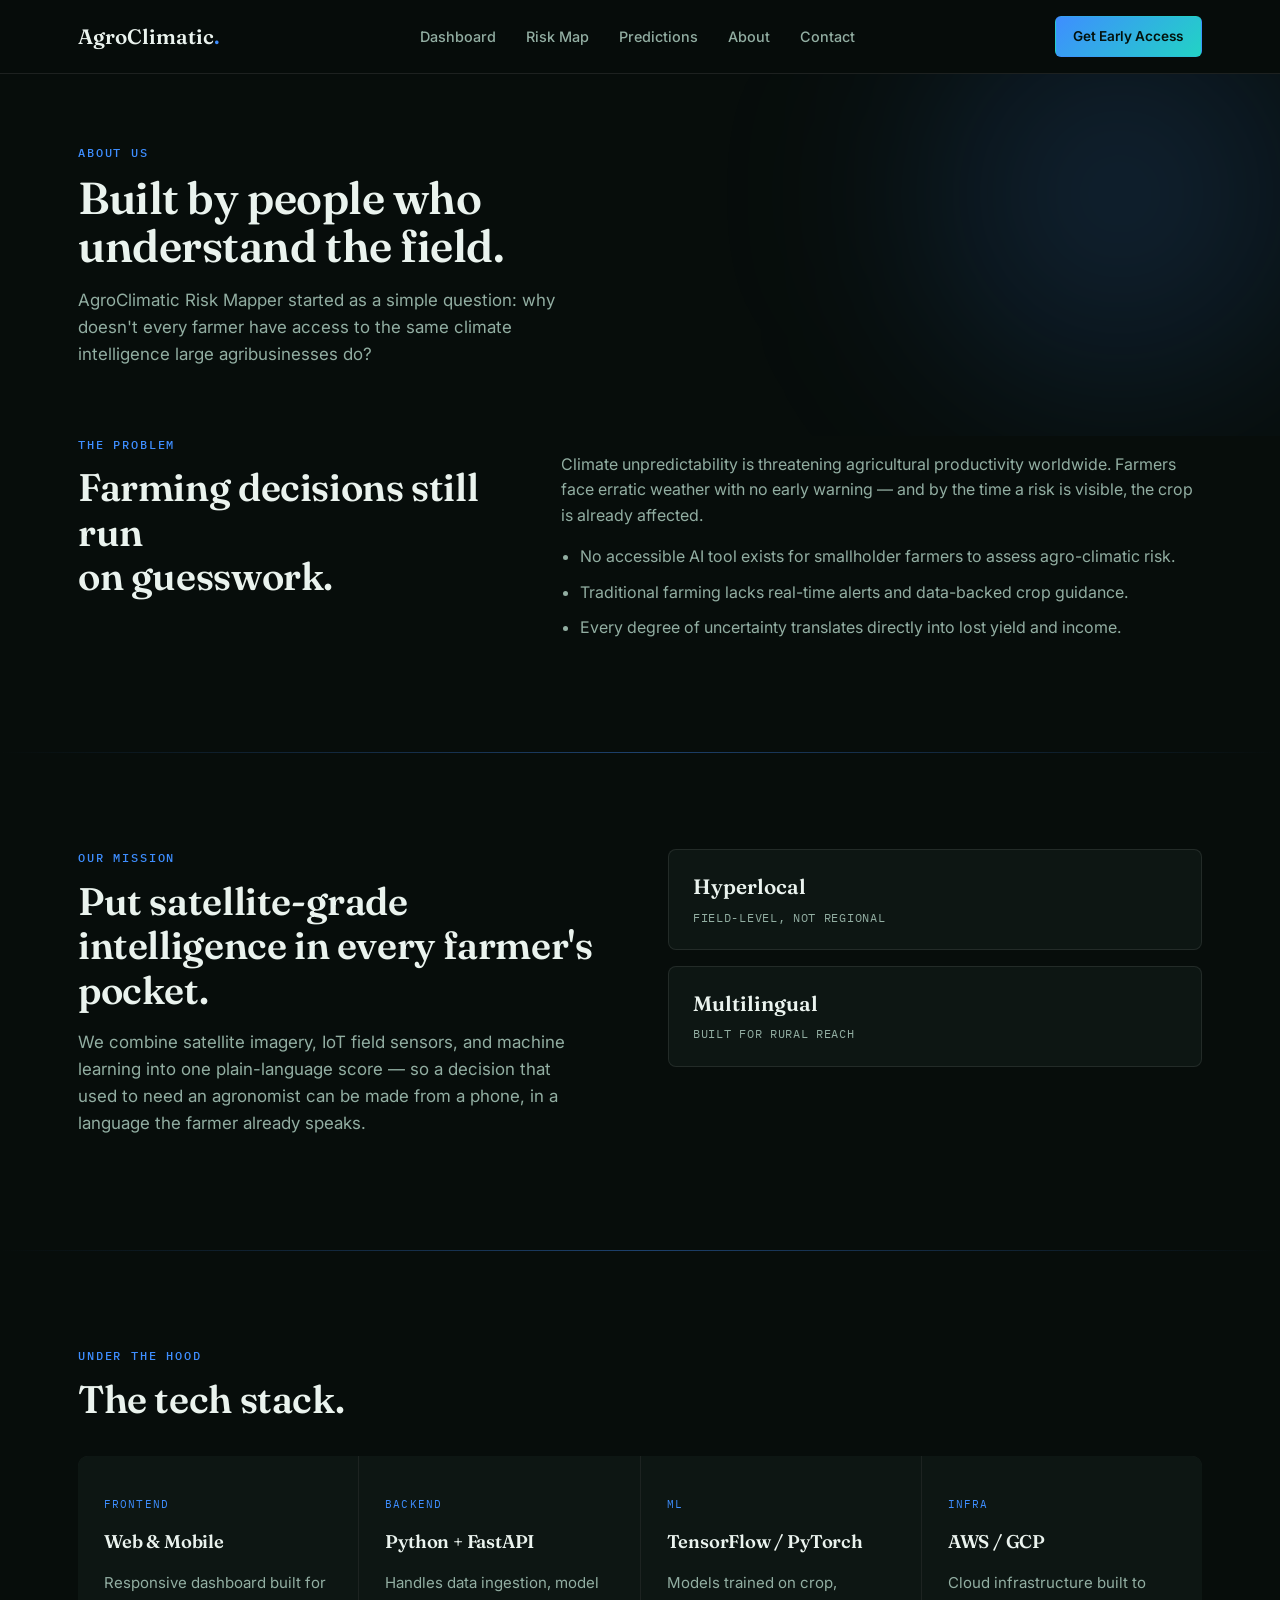
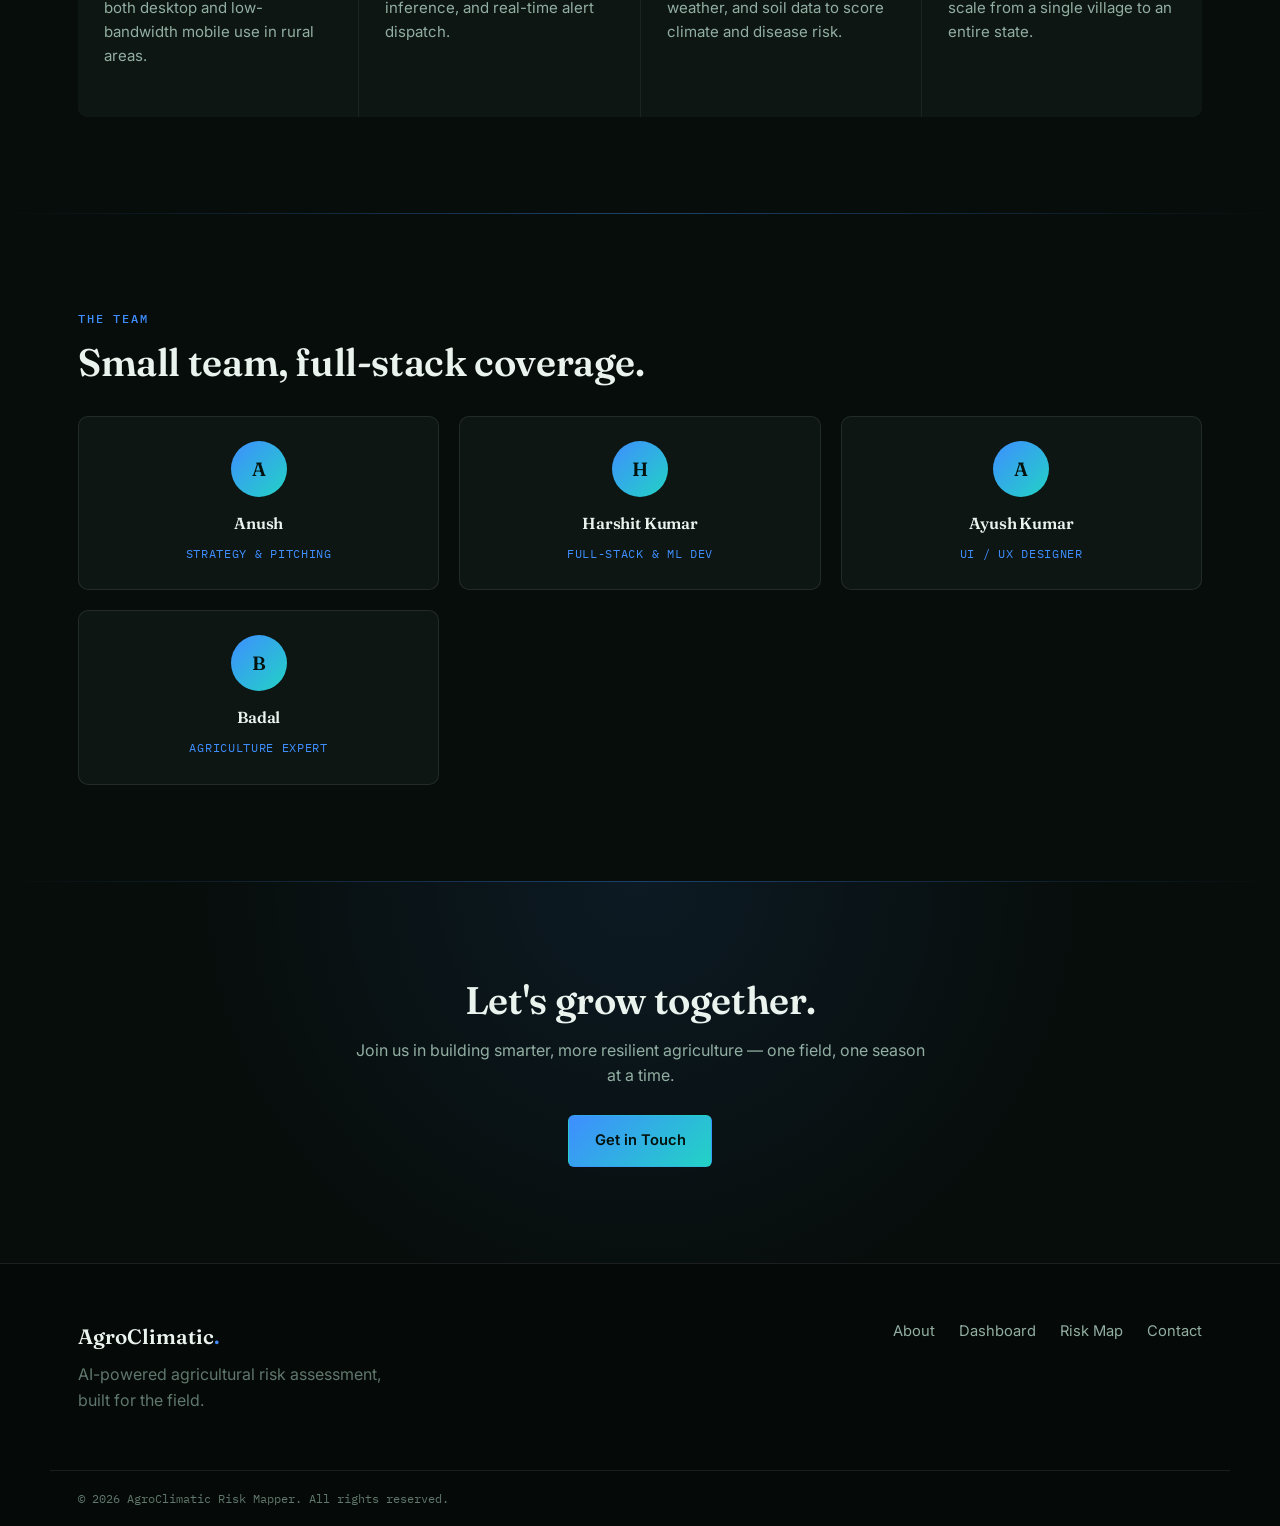
<file: pages/about.html>
<!DOCTYPE html>
<html lang="en">
<head>
<meta charset="UTF-8">
<meta name="viewport" content="width=device-width, initial-scale=1.0">
<title>About — AgroClimatic Risk Mapper</title>
<link rel="preconnect" href="https://fonts.googleapis.com">
<link href="https://fonts.googleapis.com/css2?family=Fraunces:opsz,wght@9..144,400;9..144,500;9..144,600;9..144,700&family=Inter:wght@400;500;600;700&family=IBM+Plex+Mono:wght@500&display=swap" rel="stylesheet">
<link rel="stylesheet" href="../assets/css/style.css">
</head>
<body>

<header class="site-header">
  <div class="wrap header-inner">
    <a href="../index.html" class="brand">AgroClimatic<span>.</span></a>
    <nav class="main-nav">
      <a href="dashboard.html">Dashboard</a>
      <a href="climate-map.html">Risk Map</a>
      <a href="prediction.html">Predictions</a>
      <a href="about.html">About</a>
      <a href="contact.html">Contact</a>
    </nav>
    <a href="contact.html" class="btn btn-primary btn-sm">Get Early Access</a>
  </div>
</header>

<main>
  <section class="page-hero">
    <div class="hero-glow hero-glow-1" aria-hidden="true"></div>
    <div class="wrap">
      <p class="eyebrow">About Us</p>
      <h1 style="font-size:clamp(2rem, 4vw, 2.8rem);">Built by people who<br>understand the field.</h1>
      <p class="hero-sub">AgroClimatic Risk Mapper started as a simple question: why doesn't every farmer have access to the same climate intelligence large agribusinesses do?</p>
    </div>
  </section>

  <section class="section problem" style="padding-top:0;">
    <div class="wrap two-col">
      <div>
        <p class="eyebrow">The Problem</p>
        <h2>Farming decisions still run<br>on guesswork.</h2>
      </div>
      <div class="problem-list">
        <p>Climate unpredictability is threatening agricultural productivity worldwide. Farmers face erratic weather with no early warning — and by the time a risk is visible, the crop is already affected.</p>
        <ul>
          <li>No accessible AI tool exists for smallholder farmers to assess agro-climatic risk.</li>
          <li>Traditional farming lacks real-time alerts and data-backed crop guidance.</li>
          <li>Every degree of uncertainty translates directly into lost yield and income.</li>
        </ul>
      </div>
    </div>
  </section>

  <div class="glow-divider" aria-hidden="true"></div>

  <section class="section">
    <div class="wrap two-col reverse">
      <div>
        <p class="eyebrow">Our Mission</p>
        <h2>Put satellite-grade intelligence in every farmer's pocket.</h2>
        <p class="hero-sub">We combine satellite imagery, IoT field sensors, and machine learning into one plain-language score — so a decision that used to need an agronomist can be made from a phone, in a language the farmer already speaks.</p>
      </div>
      <div class="why-visual">
        <div class="stat-block">
          <span class="stat-num">Hyperlocal</span>
          <span class="stat-label">field-level, not regional</span>
        </div>
        <div class="stat-block">
          <span class="stat-num">Multilingual</span>
          <span class="stat-label">built for rural reach</span>
        </div>
      </div>
    </div>
  </section>

  <div class="glow-divider" aria-hidden="true"></div>

  <section class="section">
    <div class="wrap">
      <p class="eyebrow">Under the Hood</p>
      <h2>The tech stack.</h2>
      <div class="feature-grid">
        <article class="feature-card">
          <span class="feature-index">Frontend</span>
          <h3>Web &amp; Mobile</h3>
          <p>Responsive dashboard built for both desktop and low-bandwidth mobile use in rural areas.</p>
        </article>
        <article class="feature-card">
          <span class="feature-index">Backend</span>
          <h3>Python + FastAPI</h3>
          <p>Handles data ingestion, model inference, and real-time alert dispatch.</p>
        </article>
        <article class="feature-card">
          <span class="feature-index">ML</span>
          <h3>TensorFlow / PyTorch</h3>
          <p>Models trained on crop, weather, and soil data to score climate and disease risk.</p>
        </article>
        <article class="feature-card">
          <span class="feature-index">Infra</span>
          <h3>AWS / GCP</h3>
          <p>Cloud infrastructure built to scale from a single village to an entire state.</p>
        </article>
      </div>
    </div>
  </section>

  <div class="glow-divider" aria-hidden="true"></div>

  <section class="section">
    <div class="wrap">
      <p class="eyebrow">The Team</p>
      <h2>Small team, full-stack coverage.</h2>
      <div class="team-grid">
        <div class="team-card">
          <div class="team-avatar">A</div>
          <h3>Anush</h3>
          <span class="team-role">Strategy &amp; Pitching</span>
        </div>
        <div class="team-card">
          <div class="team-avatar">H</div>
          <h3>Harshit Kumar</h3>
          <span class="team-role">Full-Stack &amp; ML Dev</span>
        </div>
        <div class="team-card">
          <div class="team-avatar">A</div>
          <h3>Ayush Kumar</h3>
          <span class="team-role">UI / UX Designer</span>
        </div>
        <div class="team-card">
          <div class="team-avatar">B</div>
          <h3>Badal</h3>
          <span class="team-role">Agriculture Expert</span>
        </div>
      </div>
    </div>
  </section>

  <div class="glow-divider" aria-hidden="true"></div>

  <section class="section cta">
    <div class="wrap cta-inner">
      <h2>Let's grow together.</h2>
      <p>Join us in building smarter, more resilient agriculture — one field, one season at a time.</p>
      <a href="contact.html" class="btn btn-primary">Get in Touch</a>
    </div>
  </section>
</main>

<footer class="site-footer">
  <div class="wrap footer-inner">
    <div>
      <a href="../index.html" class="brand">AgroClimatic<span>.</span></a>
      <p>AI-powered agricultural risk assessment, built for the field.</p>
    </div>
    <div class="footer-links">
      <a href="about.html">About</a>
      <a href="dashboard.html">Dashboard</a>
      <a href="climate-map.html">Risk Map</a>
      <a href="contact.html">Contact</a>
    </div>
  </div>
  <div class="wrap footer-bottom">
    <span>© 2026 AgroClimatic Risk Mapper. All rights reserved.</span>
  </div>
</footer>

<script src="../assets/js/main.js"></script>
</body>
</html>
</file>
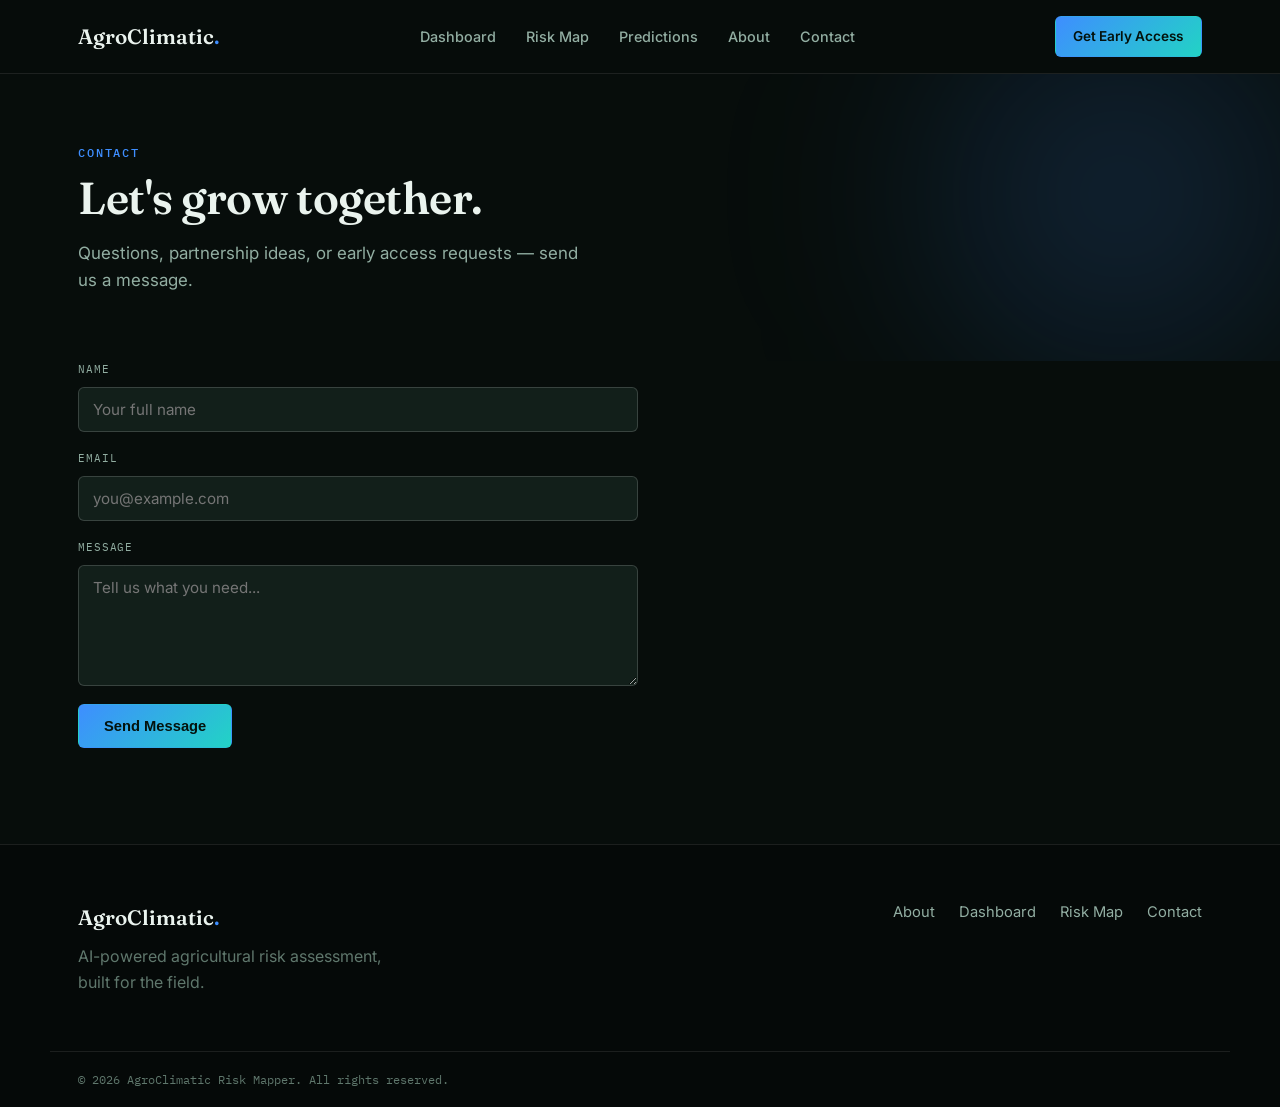
<file: pages/contact.html>
<!DOCTYPE html>
<html lang="en">
<head>
<meta charset="UTF-8">
<meta name="viewport" content="width=device-width, initial-scale=1.0">
<title>Contact — AgroClimatic Risk Mapper</title>
<link rel="preconnect" href="https://fonts.googleapis.com">
<link href="https://fonts.googleapis.com/css2?family=Fraunces:opsz,wght@9..144,400;9..144,500;9..144,600;9..144,700&family=Inter:wght@400;500;600;700&family=IBM+Plex+Mono:wght@500&display=swap" rel="stylesheet">
<link rel="stylesheet" href="../assets/css/style.css">
</head>
<body>

<header class="site-header">
  <div class="wrap header-inner">
    <a href="../index.html" class="brand">AgroClimatic<span>.</span></a>
    <nav class="main-nav">
      <a href="dashboard.html">Dashboard</a>
      <a href="climate-map.html">Risk Map</a>
      <a href="prediction.html">Predictions</a>
      <a href="about.html">About</a>
      <a href="contact.html">Contact</a>
    </nav>
    <a href="contact.html" class="btn btn-primary btn-sm">Get Early Access</a>
  </div>
</header>

<main>
  <section class="page-hero">
    <div class="hero-glow hero-glow-1" aria-hidden="true"></div>
    <div class="wrap">
      <p class="eyebrow">Contact</p>
      <h1 style="font-size:clamp(2rem, 4vw, 2.8rem);">Let's grow together.</h1>
      <p class="hero-sub">Questions, partnership ideas, or early access requests — send us a message.</p>
    </div>
  </section>

  <section class="section" style="padding-top:0;">
    <div class="wrap">
      <form id="contact-form" class="contact-form">
        <div class="form-row">
          <label for="name">Name</label>
          <input type="text" id="name" name="name" required placeholder="Your full name">
        </div>
        <div class="form-row">
          <label for="email">Email</label>
          <input type="email" id="email" name="email" required placeholder="you@example.com">
        </div>
        <div class="form-row">
          <label for="message">Message</label>
          <textarea id="message" name="message" rows="5" required placeholder="Tell us what you need..."></textarea>
        </div>
        <button type="submit" class="btn btn-primary" style="justify-self:start;">Send Message</button>
        <p id="form-note" class="form-note">Thanks — this is a demo form, so nothing was actually sent. Wire this up to your backend or an email service when ready.</p>
      </form>
    </div>
  </section>
</main>

<footer class="site-footer">
  <div class="wrap footer-inner">
    <div>
      <a href="../index.html" class="brand">AgroClimatic<span>.</span></a>
      <p>AI-powered agricultural risk assessment, built for the field.</p>
    </div>
    <div class="footer-links">
      <a href="about.html">About</a>
      <a href="dashboard.html">Dashboard</a>
      <a href="climate-map.html">Risk Map</a>
      <a href="contact.html">Contact</a>
    </div>
  </div>
  <div class="wrap footer-bottom">
    <span>© 2026 AgroClimatic Risk Mapper. All rights reserved.</span>
  </div>
</footer>

<script src="../assets/js/main.js"></script>
<script>
  document.getElementById('contact-form').addEventListener('submit', function (e) {
    e.preventDefault();
    document.getElementById('form-note').classList.add('visible');
    this.reset();
  });
</script>
</body>
</html>
</file>
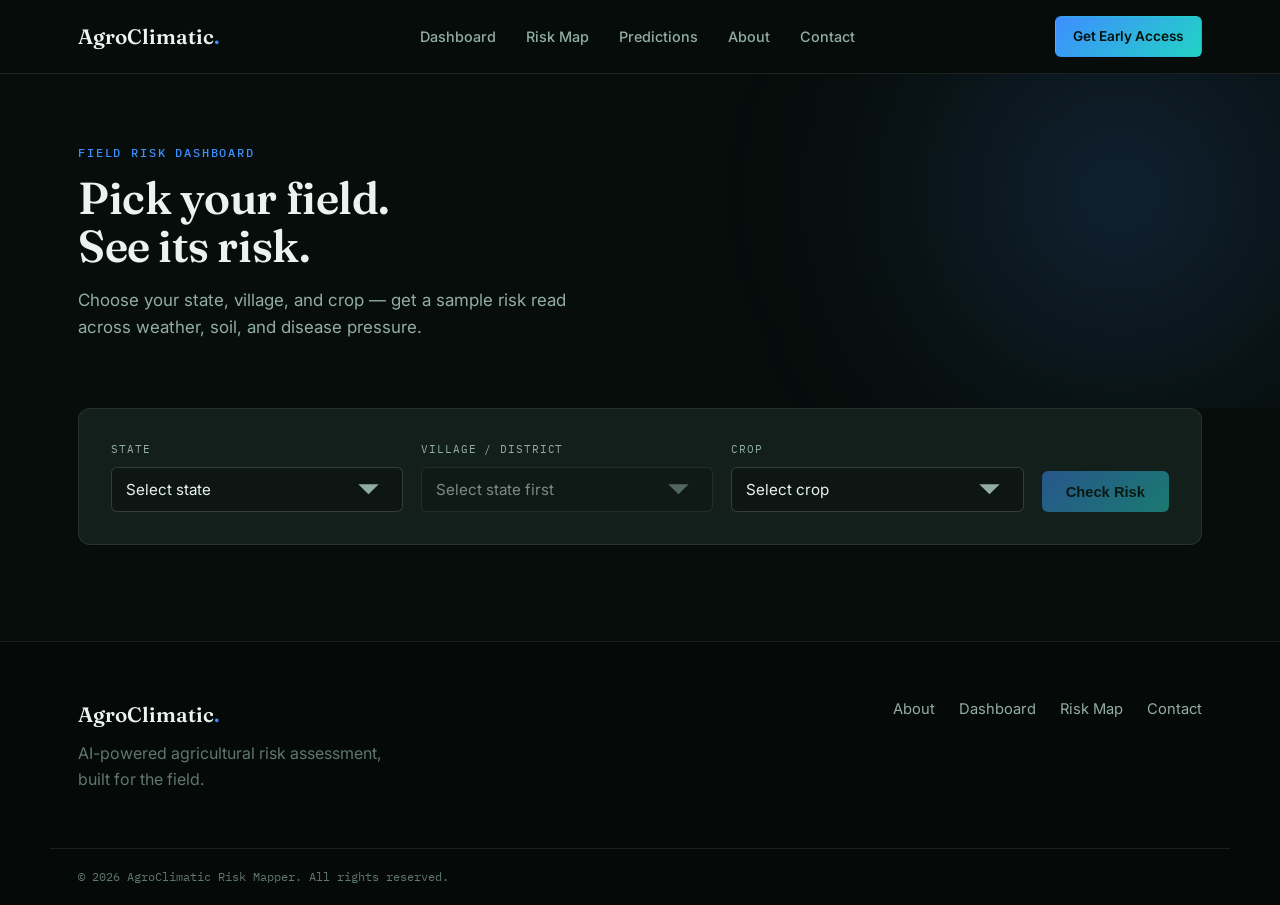
<file: pages/dashboard.html>
<!DOCTYPE html>
<html lang="en">
<head>
<meta charset="UTF-8">
<meta name="viewport" content="width=device-width, initial-scale=1.0">
<title>Dashboard — AgroClimatic Risk Mapper</title>
<link rel="preconnect" href="https://fonts.googleapis.com">
<link href="https://fonts.googleapis.com/css2?family=Fraunces:opsz,wght@9..144,400;9..144,500;9..144,600;9..144,700&family=Inter:wght@400;500;600;700&family=IBM+Plex+Mono:wght@500&display=swap" rel="stylesheet">
<link rel="stylesheet" href="../assets/css/style.css">
</head>
<body>

<header class="site-header">
  <div class="wrap header-inner">
    <a href="../index.html" class="brand">AgroClimatic<span>.</span></a>
    <nav class="main-nav">
      <a href="dashboard.html">Dashboard</a>
      <a href="climate-map.html">Risk Map</a>
      <a href="prediction.html">Predictions</a>
      <a href="about.html">About</a>
      <a href="contact.html">Contact</a>
    </nav>
    <a href="contact.html" class="btn btn-primary btn-sm">Get Early Access</a>
  </div>
</header>

<main>
  <section class="page-hero">
    <div class="hero-glow hero-glow-1" aria-hidden="true"></div>
    <div class="wrap">
      <p class="eyebrow">Field Risk Dashboard</p>
      <h1 style="font-size:clamp(2rem, 4vw, 2.8rem);">Pick your field.<br>See its risk.</h1>
      <p class="hero-sub">Choose your state, village, and crop — get a sample risk read across weather, soil, and disease pressure.</p>
    </div>
  </section>

  <section class="section" style="padding-top:0;">
    <div class="wrap">

      <div class="tool-panel">
        <div class="select-group">
          <label for="state-select">State</label>
          <select id="state-select">
            <option value="">Select state</option>
          </select>
        </div>
        <div class="select-group">
          <label for="village-select">Village / District</label>
          <select id="village-select" disabled>
            <option value="">Select state first</option>
          </select>
        </div>
        <div class="select-group">
          <label for="crop-select">Crop</label>
          <select id="crop-select">
            <option value="">Select crop</option>
          </select>
        </div>
        <button id="check-risk-btn" class="btn-check" disabled>Check Risk</button>
      </div>

      <div id="results" class="results">

        <div class="score-banner">
          <div id="score-circle" class="score-circle">
            <span class="num" id="score-num">—</span>
            <span class="lbl">Risk Score</span>
          </div>
          <div class="score-meta">
            <h3 id="score-title">—</h3>
            <p id="score-sub">—</p>
          </div>
        </div>

        <div class="report-grid">
          <div class="report-card">
            <h4>Weather</h4>
            <div class="report-row"><span>Temperature</span><span id="w-temp">—</span></div>
            <div class="report-row"><span>Rainfall (7d)</span><span id="w-rain">—</span></div>
            <div class="report-row"><span>Humidity</span><span id="w-humid">—</span></div>
          </div>
          <div class="report-card">
            <h4>Soil Health</h4>
            <div class="report-row"><span>Moisture</span><span id="s-moist">—</span></div>
            <div class="report-row"><span>pH Level</span><span id="s-ph">—</span></div>
            <div class="report-row"><span>Fertility Index</span><span id="s-fert">—</span></div>
          </div>
          <div class="report-card">
            <h4>Disease Watch</h4>
            <div class="report-row"><span>Top Risk</span><span id="d-name">—</span></div>
            <div class="report-row"><span>Probability</span><span id="d-prob">—</span></div>
            <div class="report-row"><span>Stage</span><span id="d-stage">—</span></div>
          </div>
        </div>

        <div class="report-card">
          <h4>Alerts</h4>
          <div id="alerts-list" class="alerts-list"></div>
        </div>

        <p class="demo-note">Sample data generated for demo purposes — connects to live sensor &amp; satellite feeds in production.</p>
      </div>

    </div>
  </section>
</main>

<footer class="site-footer">
  <div class="wrap footer-inner">
    <div>
      <a href="../index.html" class="brand">AgroClimatic<span>.</span></a>
      <p>AI-powered agricultural risk assessment, built for the field.</p>
    </div>
    <div class="footer-links">
      <a href="about.html">About</a>
      <a href="dashboard.html">Dashboard</a>
      <a href="climate-map.html">Risk Map</a>
      <a href="contact.html">Contact</a>
    </div>
  </div>
  <div class="wrap footer-bottom">
    <span>© 2026 AgroClimatic Risk Mapper. All rights reserved.</span>
  </div>
</footer>

<script src="../assets/js/main.js"></script>
<script src="../assets/js/agro-data.js"></script>
<script src="../assets/js/dashboard.js"></script>
</body>
</html>
</file>
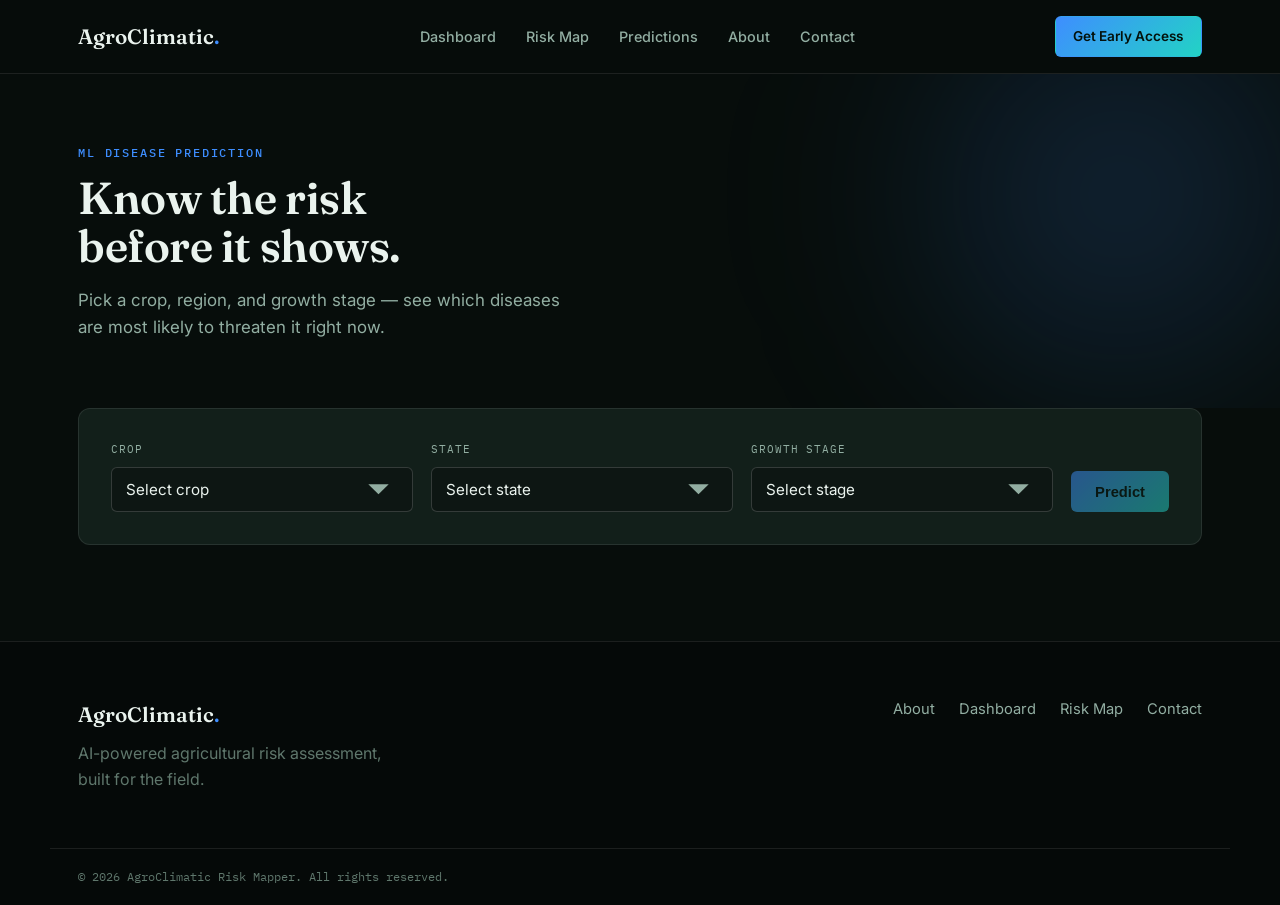
<file: pages/prediction.html>
<!DOCTYPE html>
<html lang="en">
<head>
<meta charset="UTF-8">
<meta name="viewport" content="width=device-width, initial-scale=1.0">
<title>Predictions — AgroClimatic Risk Mapper</title>
<link rel="preconnect" href="https://fonts.googleapis.com">
<link href="https://fonts.googleapis.com/css2?family=Fraunces:opsz,wght@9..144,400;9..144,500;9..144,600;9..144,700&family=Inter:wght@400;500;600;700&family=IBM+Plex+Mono:wght@500&display=swap" rel="stylesheet">
<link rel="stylesheet" href="../assets/css/style.css">
</head>
<body>

<header class="site-header">
  <div class="wrap header-inner">
    <a href="../index.html" class="brand">AgroClimatic<span>.</span></a>
    <nav class="main-nav">
      <a href="dashboard.html">Dashboard</a>
      <a href="climate-map.html">Risk Map</a>
      <a href="prediction.html">Predictions</a>
      <a href="about.html">About</a>
      <a href="contact.html">Contact</a>
    </nav>
    <a href="contact.html" class="btn btn-primary btn-sm">Get Early Access</a>
  </div>
</header>

<main>
  <section class="page-hero">
    <div class="hero-glow hero-glow-1" aria-hidden="true"></div>
    <div class="wrap">
      <p class="eyebrow">ML Disease Prediction</p>
      <h1 style="font-size:clamp(2rem, 4vw, 2.8rem);">Know the risk<br>before it shows.</h1>
      <p class="hero-sub">Pick a crop, region, and growth stage — see which diseases are most likely to threaten it right now.</p>
    </div>
  </section>

  <section class="section" style="padding-top:0;">
    <div class="wrap">

      <div class="tool-panel">
        <div class="select-group">
          <label for="crop-select">Crop</label>
          <select id="crop-select">
            <option value="">Select crop</option>
          </select>
        </div>
        <div class="select-group">
          <label for="state-select">State</label>
          <select id="state-select">
            <option value="">Select state</option>
          </select>
        </div>
        <div class="select-group">
          <label for="stage-select">Growth Stage</label>
          <select id="stage-select">
            <option value="">Select stage</option>
          </select>
        </div>
        <button id="predict-btn" class="btn-check" disabled>Predict</button>
      </div>

      <div id="results" class="results">
        <h3 style="margin-top:32px;">Predicted Disease Risk</h3>
        <div id="prediction-list"></div>
        <p class="demo-note">Sample predictions generated for demo purposes — a trained model will replace this scoring in production.</p>
      </div>

    </div>
  </section>
</main>

<footer class="site-footer">
  <div class="wrap footer-inner">
    <div>
      <a href="../index.html" class="brand">AgroClimatic<span>.</span></a>
      <p>AI-powered agricultural risk assessment, built for the field.</p>
    </div>
    <div class="footer-links">
      <a href="about.html">About</a>
      <a href="dashboard.html">Dashboard</a>
      <a href="climate-map.html">Risk Map</a>
      <a href="contact.html">Contact</a>
    </div>
  </div>
  <div class="wrap footer-bottom">
    <span>© 2026 AgroClimatic Risk Mapper. All rights reserved.</span>
  </div>
</footer>

<script src="../assets/js/main.js"></script>
<script src="../assets/js/agro-data.js"></script>
<script src="../assets/js/prediction.js"></script>
</body>
</html>
</file>
<file: assets/css/style.css>
/* ===== Tokens — Premium Dark (deep green base, blue/teal accent) ===== */
:root{
  --void: #070D0B;
  --surface: #0D1613;
  --surface-2: #121F1A;
  --surface-3: #17251F;
  --border: rgba(255,255,255,0.09);
  --border-strong: rgba(255,255,255,0.16);

  --text: #EAF3EE;
  --text-muted: #92AEA2;
  --text-faint: #5F776C;

  --teal: #22D3C5;
  --blue: #3E8EFF;
  --deep-green: #0E2A22;
  --danger: #FF6B57;
  --gold: #E7B65C;

  --display: "Fraunces", serif;
  --body: "Inter", sans-serif;
  --mono: "IBM Plex Mono", monospace;

  --wrap: 1180px;
}

*{box-sizing:border-box;}
html{scroll-behavior:smooth;}
body{
  margin:0;
  background:var(--void);
  color:var(--text);
  font-family:var(--body);
  line-height:1.6;
  -webkit-font-smoothing:antialiased;
}
@media (prefers-reduced-motion: reduce){
  *{animation-duration:0.01ms !important; transition-duration:0.01ms !important;}
}

.wrap{
  max-width:var(--wrap);
  margin:0 auto;
  padding:0 28px;
}

h1,h2,h3{
  font-family:var(--display);
  color:var(--text);
  margin:0 0 0.4em;
  letter-spacing:-0.01em;
  font-weight:600;
}
h1{font-size:clamp(2.6rem, 5vw, 4rem); line-height:1.06;}
h2{font-size:clamp(1.8rem, 3vw, 2.4rem); line-height:1.15;}
h3{font-size:1.15rem; margin-bottom:0.5em; color:var(--text);}
p{color:var(--text-muted);}

.eyebrow{
  font-family:var(--mono);
  font-size:0.72rem;
  letter-spacing:0.16em;
  text-transform:uppercase;
  color:var(--blue);
  margin:0 0 1em;
  font-weight:500;
}

a{color:inherit;}

/* ===== Buttons ===== */
.btn{
  display:inline-block;
  padding:0.9em 1.7em;
  border-radius:6px;
  font-weight:600;
  font-size:0.92rem;
  text-decoration:none;
  border:1px solid transparent;
  transition:transform 0.15s ease, box-shadow 0.2s ease, background 0.15s ease, border-color 0.15s ease;
}
.btn-sm{padding:0.65em 1.3em; font-size:0.85rem;}
.btn:hover{transform:translateY(-1px);}
.btn-primary{
  background:linear-gradient(135deg, var(--blue), var(--teal));
  color:#04120D;
  box-shadow:0 0 0 rgba(62,142,255,0);
}
.btn-primary:hover{box-shadow:0 8px 26px rgba(62,142,255,0.32);}
.btn-ghost{
  border-color:var(--border-strong);
  color:var(--text);
  background:rgba(255,255,255,0.02);
}
.btn-ghost:hover{border-color:var(--blue); color:var(--blue);}

/* ===== Header ===== */
.site-header{
  position:sticky; top:0; z-index:30;
  background:rgba(7,13,11,0.75);
  backdrop-filter:blur(10px);
  border-bottom:1px solid var(--border);
}
.header-inner{
  display:flex; align-items:center; justify-content:space-between;
  padding:16px 28px;
}
.brand{
  font-family:var(--display);
  font-size:1.3rem;
  font-weight:600;
  color:var(--text);
  text-decoration:none;
}
.brand span{color:var(--blue);}
.main-nav{display:flex; gap:30px;}
.main-nav a{
  text-decoration:none;
  font-size:0.9rem;
  font-weight:500;
  color:var(--text-muted);
  transition:color 0.15s ease;
}
.main-nav a:hover{color:var(--text);}
@media (max-width:960px){ .main-nav{display:none;} }

/* ===== Hero ===== */
.hero{
  position:relative;
  overflow:hidden;
  padding:90px 0 70px;
}
.hero-glow{
  position:absolute; border-radius:50%; filter:blur(90px);
  pointer-events:none; z-index:0;
}
.hero-glow-1{
  width:560px; height:560px; background:radial-gradient(circle, rgba(62,142,255,0.22), transparent 70%);
  top:-160px; right:-120px;
}
.hero-glow-2{
  width:380px; height:380px; background:radial-gradient(circle, rgba(34,211,197,0.12), transparent 70%);
  bottom:-140px; left:-100px;
}
.hero-inner{
  position:relative; z-index:1;
  display:grid;
  grid-template-columns:1fr 1fr;
  gap:50px;
  align-items:center;
}
@media (max-width:960px){ .hero-inner{grid-template-columns:1fr;} }

.hero-sub{max-width:46ch; font-size:1.06rem;}
.hero-actions{display:flex; gap:14px; margin-top:1.7em; flex-wrap:wrap;}

.hero-stats{
  display:flex; gap:32px; margin-top:2.6em; flex-wrap:wrap;
}
.hero-stats div{
  display:flex; flex-direction:column; gap:2px;
  font-size:0.78rem; color:var(--text-faint);
  border-left:2px solid var(--border-strong); padding-left:14px;
}
.hero-stats span{
  font-family:var(--mono); font-size:1.05rem; color:var(--blue); font-weight:500;
}

/* ===== Hero Globe Stage ===== */
.hero-globe-stage{
  position:relative;
  display:flex; flex-direction:column; align-items:center;
}
.globe-canvas-wrap{
  width:100%;
  max-width:600px;
  aspect-ratio:1/1;
  margin:0 auto;
  cursor:grab;
  touch-action:none;
  position:relative;
}
.globe-canvas-wrap::before{
  content:"";
  position:absolute; inset:-6%;
  border:1px dashed rgba(62,142,255,0.35);
  border-radius:50%;
  animation:orbitspin 40s linear infinite;
  pointer-events:none;
  z-index:0;
}
@keyframes orbitspin{ to{ transform:rotate(360deg); } }
.globe-canvas-wrap:active{cursor:grabbing;}
.globe-canvas-wrap canvas{display:block; width:100%; height:100%; touch-action:none; position:relative; z-index:1;}

.globe-hud{
  position:absolute; top:6%; left:2%;
  background:rgba(13,22,19,0.7);
  border:1px solid var(--border);
  backdrop-filter:blur(8px);
  border-radius:6px;
  padding:8px 12px;
  display:flex; flex-direction:column; gap:2px;
  pointer-events:none;
  z-index:2;
}
.globe-hud-label{font-family:var(--mono); font-size:0.62rem; letter-spacing:0.1em; color:var(--blue);}
.globe-hud-hint{font-family:var(--mono); font-size:0.62rem; color:var(--text-faint);}

.globe-legend{
  display:flex; flex-direction:column; gap:10px;
  margin-top:22px;
  background:var(--surface-2);
  border:1px solid var(--border);
  border-radius:10px;
  padding:16px 20px;
  max-width:340px;
}
.globe-legend-title{
  font-family:var(--mono); font-size:0.68rem; letter-spacing:0.1em; text-transform:uppercase;
  color:var(--text-faint); margin-bottom:2px;
}
.globe-legend-row{
  display:flex; align-items:flex-start; gap:10px;
  font-size:0.82rem; color:var(--text-muted);
}
.globe-legend-row strong{color:var(--text); font-weight:600;}
.globe-legend .dot{
  display:inline-block; width:10px; height:10px; border-radius:50%; margin-top:4px; flex-shrink:0;
  box-shadow:0 0 8px currentColor;
}
.dot-low{background:#9FE6B8; color:#9FE6B8;}
.dot-mod{background:#F2C879; color:#F2C879;}
.dot-high{background:#FF9E8A; color:#FF9E8A;}

.globe-tooltip{
  position:fixed;
  z-index:40;
  background:var(--surface-2);
  color:var(--text);
  border:1px solid var(--border-strong);
  border-radius:8px;
  padding:14px 16px;
  min-width:190px;
  box-shadow:0 20px 40px rgba(0,0,0,0.45);
  pointer-events:none;
  display:flex; flex-direction:column; gap:4px;
  text-align:left;
  transform:translate(-50%, -115%);
}
.globe-tooltip[hidden]{display:none;}
.globe-tooltip-region{font-family:var(--display); font-weight:600; font-size:1.02rem; color:var(--text);}
.globe-tooltip-crop{font-family:var(--mono); font-size:0.68rem; text-transform:uppercase; letter-spacing:0.06em; color:var(--blue);}
.globe-tooltip-row{display:flex; justify-content:space-between; align-items:baseline; margin-top:4px;}
.globe-tooltip-risk-label{font-size:0.8rem; color:var(--text-muted);}
.globe-tooltip-risk-value{font-family:var(--mono); font-weight:600;}
.globe-tooltip-factor{font-size:0.78rem; color:var(--text-muted); margin-top:2px;}

/* ===== Dividers ===== */
.glow-divider{
  height:1px;
  background:linear-gradient(90deg, transparent, rgba(62,142,255,0.4), transparent);
}

/* ===== Sections ===== */
.section{padding:96px 0;}
.two-col{
  display:grid; grid-template-columns:0.8fr 1.2fr; gap:56px; align-items:start;
}
.two-col.reverse{grid-template-columns:1fr 1fr;}
@media (max-width:900px){ .two-col, .two-col.reverse{grid-template-columns:1fr;} }

.problem-list ul{padding-left:1.2em; margin-top:1em;}
.problem-list li{margin-bottom:0.6em; color:var(--text-muted);}

/* ===== Features ===== */
.feature-grid{
  display:grid; grid-template-columns:repeat(4,1fr); gap:1px;
  margin-top:2.2em; border-radius:10px; overflow:hidden;
  background:var(--border);
}
.feature-card{
  background:var(--surface); padding:34px 26px;
  transition:background 0.2s ease;
}
.feature-card:hover{background:var(--surface-2);}
.feature-index{
  font-family:var(--mono); font-size:0.7rem; text-transform:uppercase;
  letter-spacing:0.1em; color:var(--blue);
}
.feature-card h3{margin-top:0.6em;}
.feature-card p{font-size:0.94rem;}
@media (max-width:900px){ .feature-grid{grid-template-columns:1fr 1fr;} }
@media (max-width:560px){ .feature-grid{grid-template-columns:1fr;} }

/* ===== Process ===== */
.process{background:var(--surface);}
.process-steps{
  list-style:none; margin:2.4em 0 0; padding:0;
  display:grid; grid-template-columns:repeat(3,1fr); gap:36px;
}
.process-steps li{border-left:2px solid var(--blue); padding-left:20px;}
.step-num{font-family:var(--mono); color:var(--blue); font-size:0.85rem;}
@media (max-width:900px){ .process-steps{grid-template-columns:1fr;} }

/* ===== Why ===== */
.why-visual{display:flex; flex-direction:column; gap:16px;}
.stat-block{
  border:1px solid var(--border); border-radius:8px; padding:20px 24px; background:var(--surface);
}
.stat-num{
  display:block; font-family:var(--display); font-size:1.3rem; color:var(--text); font-weight:600;
}
.stat-label{
  font-family:var(--mono); font-size:0.72rem; color:var(--text-muted); text-transform:uppercase; letter-spacing:0.06em;
}

/* ===== CTA ===== */
.cta{
  background:radial-gradient(circle at 50% 0%, rgba(62,142,255,0.1), transparent 60%);
}
.cta-inner{text-align:center; max-width:640px;}
.cta-inner p{margin-bottom:1.6em;}

/* ===== Footer ===== */
.site-footer{
  background:#050908; color:var(--text); padding:56px 0 0;
  border-top:1px solid var(--border);
}
.footer-inner{
  display:flex; justify-content:space-between; gap:40px; flex-wrap:wrap; padding-bottom:40px;
}
.site-footer p{color:var(--text-faint); max-width:32ch; margin-top:0.6em;}
.footer-links{display:flex; gap:24px; flex-wrap:wrap;}
.footer-links a{color:var(--text-muted); text-decoration:none; font-size:0.92rem;}
.footer-links a:hover{color:var(--blue);}
.footer-bottom{
  border-top:1px solid var(--border);
  padding:18px 28px;
  font-family:var(--mono); font-size:0.75rem; color:var(--text-faint);
}

/* ===== Inner Pages: small hero ===== */
.page-hero{
  padding:70px 0 50px;
  position:relative;
  overflow:hidden;
}
.page-hero .hero-glow{position:absolute;}

/* ===== Tool Panel (Dashboard / Prediction selects) ===== */
.tool-panel{
  background:var(--surface-2);
  border:1px solid var(--border);
  border-radius:12px;
  padding:32px;
  display:grid;
  grid-template-columns:repeat(3, 1fr) auto;
  gap:18px;
  align-items:end;
}
@media (max-width:900px){ .tool-panel{grid-template-columns:1fr; } }

.select-group{display:flex; flex-direction:column; gap:8px;}
.select-group label{
  font-family:var(--mono); font-size:0.7rem; text-transform:uppercase;
  letter-spacing:0.08em; color:var(--text-muted);
}
.select-group select{
  background:var(--surface); border:1px solid var(--border-strong);
  color:var(--text); padding:12px 14px; border-radius:6px;
  font-family:var(--body); font-size:0.95rem;
  appearance:none;
  background-image:url("data:image/svg+xml,%3Csvg xmlns='http://www.w3.org/2000/svg' viewBox='0 0 20 20' fill='%2392AEA2'%3E%3Cpath d='M5.25 7.5L10 12.25 14.75 7.5H5.25z'/%3E%3C/svg%3E");
  background-repeat:no-repeat; background-position:right 12px center;
}
.select-group select:focus{outline:none; border-color:var(--blue);}
.select-group select:disabled{opacity:0.5; cursor:not-allowed;}

.btn-check{
  background:linear-gradient(135deg, var(--blue), var(--teal));
  color:#04120D; border:none; border-radius:6px; padding:12.5px 24px;
  font-weight:600; font-size:0.92rem; cursor:pointer;
  transition:transform 0.15s ease, box-shadow 0.2s ease;
}
.btn-check:hover{transform:translateY(-1px); box-shadow:0 8px 26px rgba(62,142,255,0.28);}
.btn-check:disabled{opacity:0.5; cursor:not-allowed; transform:none; box-shadow:none;}

/* ===== Results ===== */
.results{ margin-top:44px; display:none; }
.results.visible{ display:block; animation:fadeUp 0.45s ease; }
@keyframes fadeUp{ from{opacity:0; transform:translateY(12px);} to{opacity:1; transform:translateY(0);} }

.score-banner{
  display:flex; align-items:center; gap:28px; flex-wrap:wrap;
  background:var(--surface-2); border:1px solid var(--border); border-radius:12px;
  padding:28px 32px; margin-bottom:24px;
}
.score-circle{
  width:110px; height:110px; border-radius:50%;
  display:flex; flex-direction:column; align-items:center; justify-content:center;
  font-family:var(--mono); flex-shrink:0;
  border:3px solid var(--border-strong);
}
.score-circle .num{font-size:2rem; font-weight:600; color:var(--text);}
.score-circle .lbl{font-size:0.6rem; text-transform:uppercase; letter-spacing:0.08em; color:var(--text-muted);}
.score-meta h3{margin-bottom:0.3em;}
.score-meta p{margin:0; font-size:0.9rem;}

.report-grid{
  display:grid; grid-template-columns:repeat(3, 1fr); gap:20px; margin-bottom:24px;
}
@media (max-width:900px){ .report-grid{grid-template-columns:1fr;} }

.report-card{
  background:var(--surface); border:1px solid var(--border); border-radius:10px; padding:24px;
}
.report-card h4{
  font-family:var(--mono); font-size:0.72rem; text-transform:uppercase; letter-spacing:0.08em;
  color:var(--blue); margin:0 0 14px;
}
.report-row{display:flex; justify-content:space-between; padding:7px 0; border-bottom:1px solid var(--border); font-size:0.9rem;}
.report-row:last-child{border-bottom:none;}
.report-row span:first-child{color:var(--text-muted);}
.report-row span:last-child{font-family:var(--mono); color:var(--text); font-weight:500;}

.alerts-list{display:flex; flex-direction:column; gap:12px;}
.alert-item{
  background:var(--surface); border:1px solid var(--border); border-left:3px solid var(--blue);
  border-radius:8px; padding:14px 18px; font-size:0.9rem; color:var(--text-muted);
}
.alert-item.level-high{border-left-color:var(--danger);}
.alert-item.level-mod{border-left-color:var(--gold);}
.alert-item.level-low{border-left-color:#3FD68A;}

.demo-note{
  margin-top:20px; font-family:var(--mono); font-size:0.72rem; color:var(--text-faint);
}

/* ===== Forms (Contact) ===== */
.contact-form{
  display:grid; gap:18px; max-width:560px;
}
.form-row{display:flex; flex-direction:column; gap:8px;}
.form-row label{
  font-family:var(--mono); font-size:0.7rem; text-transform:uppercase; letter-spacing:0.08em; color:var(--text-muted);
}
.form-row input, .form-row textarea{
  background:var(--surface-2); border:1px solid var(--border-strong); color:var(--text);
  padding:12px 14px; border-radius:6px; font-family:var(--body); font-size:0.95rem; resize:vertical;
}
.form-row input:focus, .form-row textarea:focus{outline:none; border-color:var(--blue);}
.form-note{
  display:none; margin-top:16px; padding:14px 18px; border-radius:8px;
  background:rgba(63,214,138,0.1); border:1px solid rgba(63,214,138,0.35); color:#9FE6B8;
  font-size:0.9rem;
}
.form-note.visible{display:block;}

/* ===== Team / About ===== */
.team-grid{
  display:grid; grid-template-columns:repeat(3, 1fr); gap:20px; margin-top:2em;
}
@media (max-width:900px){ .team-grid{grid-template-columns:1fr 1fr;} }
@media (max-width:560px){ .team-grid{grid-template-columns:1fr;} }
.team-card{
  background:var(--surface); border:1px solid var(--border); border-radius:10px; padding:24px; text-align:center;
}
.team-avatar{
  width:56px; height:56px; border-radius:50%; margin:0 auto 14px;
  background:linear-gradient(135deg, var(--blue), var(--teal));
  display:flex; align-items:center; justify-content:center;
  font-family:var(--display); font-weight:600; color:#04120D; font-size:1.2rem;
}
.team-card h3{margin-bottom:0.2em; font-size:1rem;}
.team-role{font-family:var(--mono); font-size:0.72rem; color:var(--blue); text-transform:uppercase; letter-spacing:0.06em;}

/* ===== Prediction result ===== */
.prediction-card{
  background:var(--surface); border:1px solid var(--border); border-radius:10px; padding:24px; margin-bottom:16px;
  display:flex; justify-content:space-between; align-items:center; gap:16px; flex-wrap:wrap;
}
.prediction-card h4{margin:0 0 4px;}
.prediction-card p{margin:0; font-size:0.85rem;}
.prediction-prob{
  font-family:var(--mono); font-size:1.4rem; font-weight:600; flex-shrink:0;
}

/* ===== Sidebar layout (Risk Map page) ===== */
.map-layout{
  display:grid; grid-template-columns:260px 1fr; gap:32px; align-items:start;
}
@media (max-width:900px){ .map-layout{grid-template-columns:1fr;} }
.state-list{
  display:flex; flex-direction:column; gap:6px;
  background:var(--surface-2); border:1px solid var(--border); border-radius:10px; padding:12px;
}
.state-list button{
  background:transparent; border:none; color:var(--text-muted); text-align:left;
  padding:10px 14px; border-radius:6px; font-family:var(--body); font-size:0.9rem; cursor:pointer;
}
.state-list button:hover{background:var(--surface-3); color:var(--text);}
</file>
